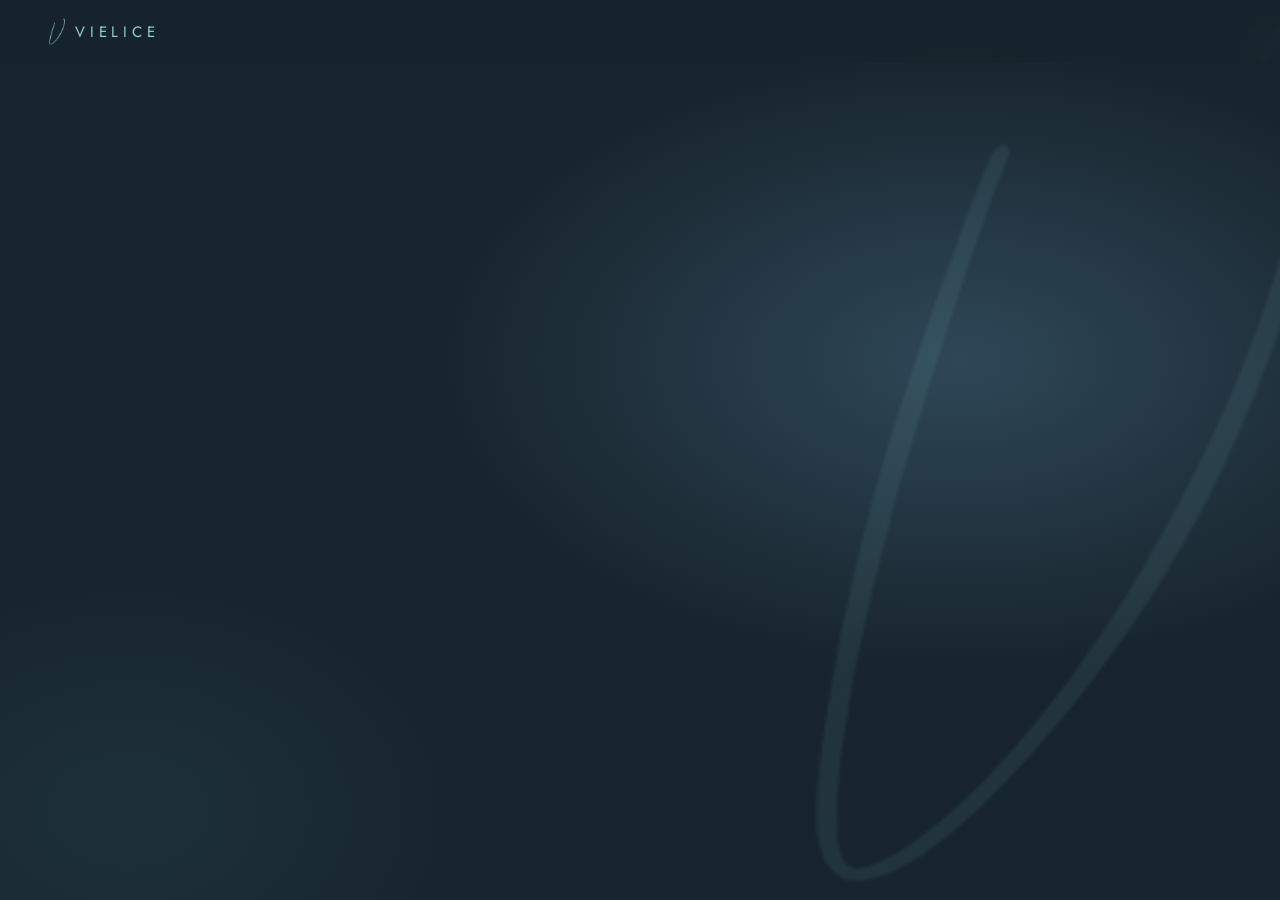
<file: index.html>
<!doctype html>
<html lang="en">
<head>
  <meta charset="utf-8">
  <meta name="viewport" content="width=device-width, initial-scale=1">
  <title>Vielice</title>
  <meta name="description" content="Vielice — many viewpoints, edited into something new.">
  <meta property="og:title" content="Vielice">
  <meta property="og:description" content="Many viewpoints, edited into something new.">
  <meta property="og:url" content="https://vielice.io/">
  <link rel="icon" type="image/svg+xml" href="assets/favicon.svg">
  <link rel="preconnect" href="https://fonts.googleapis.com">
  <link rel="preconnect" href="https://fonts.gstatic.com" crossorigin>
  <link href="https://fonts.googleapis.com/css2?family=Cormorant+Garamond:ital,wght@1,500&family=Jost:wght@300;400;500&display=swap" rel="stylesheet">
  <link rel="stylesheet" href="styles.css">
</head>
<body>
  <header class="nav">
    <a class="brand" href="#top" aria-label="Vielice home">
      <span class="logo-mark" aria-hidden="true"></span>
      <span class="wordmark">VIELICE</span>
    </a>
    <!-- <a class="btn btn-small" href="mailto:hosung@vielice.io">Contact</a> -->
  </header>

  <main id="top">
    <section class="hero">
      <span class="hero-mark" aria-hidden="true"></span>
      <!--
      <div class="wrap">
        <a class="pill reveal" href="#work"><span class="dot"></span>Now building Soomzam</a>
        <h1 class="reveal">Many viewpoints,<br><em>edited</em> into something new.</h1>
        <p class="lede reveal">We turn data and knowledge into products — by looking at familiar problems from an unfamiliar angle.</p>
        <div class="actions reveal">
          <a class="btn" href="#work">See what we’re building</a>
          <a class="btn btn-ghost" href="mailto:hosung@vielice.io">Get in touch</a>
        </div>
      </div>
      -->
    </section>

    <!--
    <section class="section">
      <div class="wrap">
        <ul class="points">
          <li><span class="num">01</span><h3>Data first</h3><p>Every product starts from real measurement, not assumptions.</p></li>
          <li><span class="num">02</span><h3>Fresh angles</h3><p>We question how everyone else sees a problem.</p></li>
          <li><span class="num">03</span><h3>No borders</h3><p>Not tied to one domain — good editing travels anywhere.</p></li>
        </ul>
      </div>
    </section>

    <section id="work" class="section">
      <div class="wrap">
        <p class="eyebrow">Work</p>
        <article class="product">
          <img class="app-icon" src="assets/soomzam-icon.png" alt="Soomzam app icon" width="112" height="112">
          <div>
            <div class="product-head">
              <h2>Soomzam</h2>
              <span class="badge">Coming soon</span>
            </div>
            <p>A data-driven app for better sleep.</p>
          </div>
        </article>
      </div>
    </section>

    <section class="section cta">
      <div class="wrap">
        <h2>Let’s build something <em>new</em>.</h2>
        <a class="email" href="mailto:hosung@vielice.io">hosung@vielice.io</a>
      </div>
    </section>
    -->
  </main>

  <!--
  <footer class="footer">
    <span>© 2026 Vielice</span>
    <span>vielice.io</span>
  </footer>
  -->
</body>
</html>
</file>
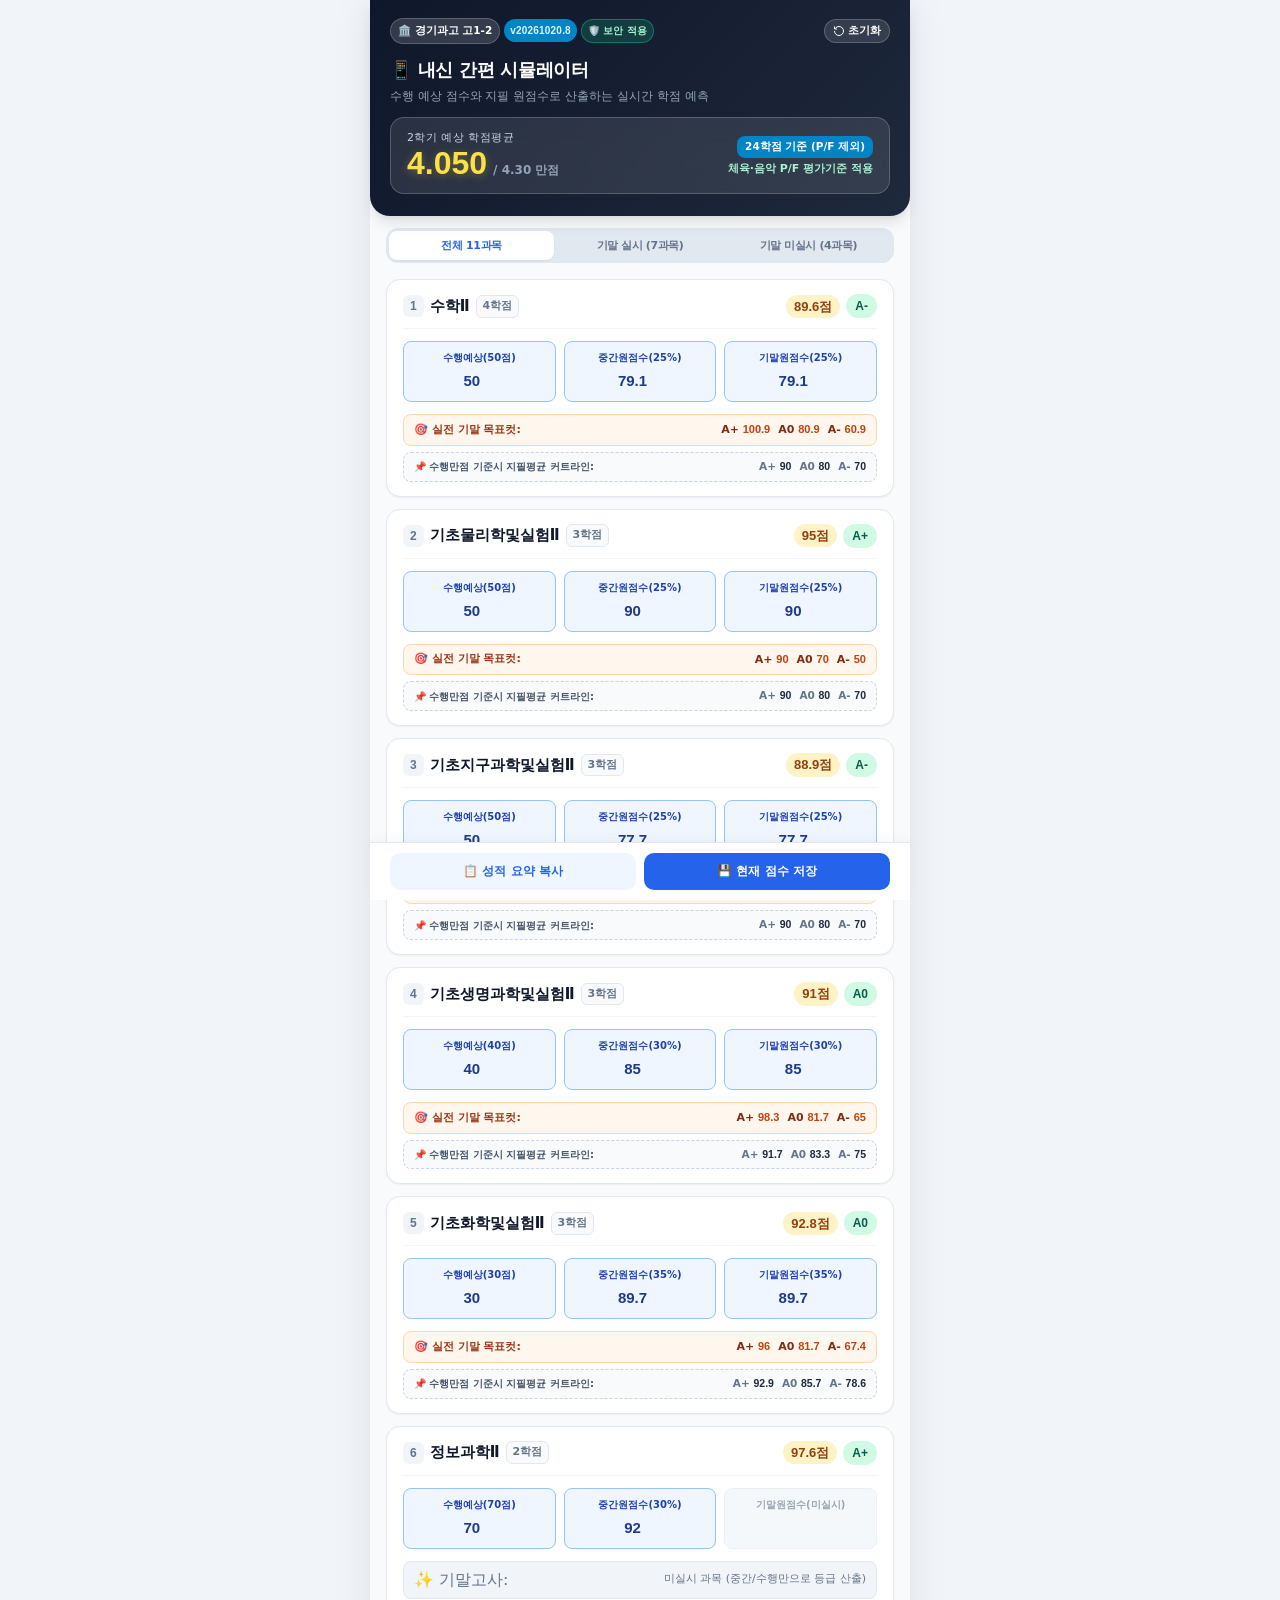
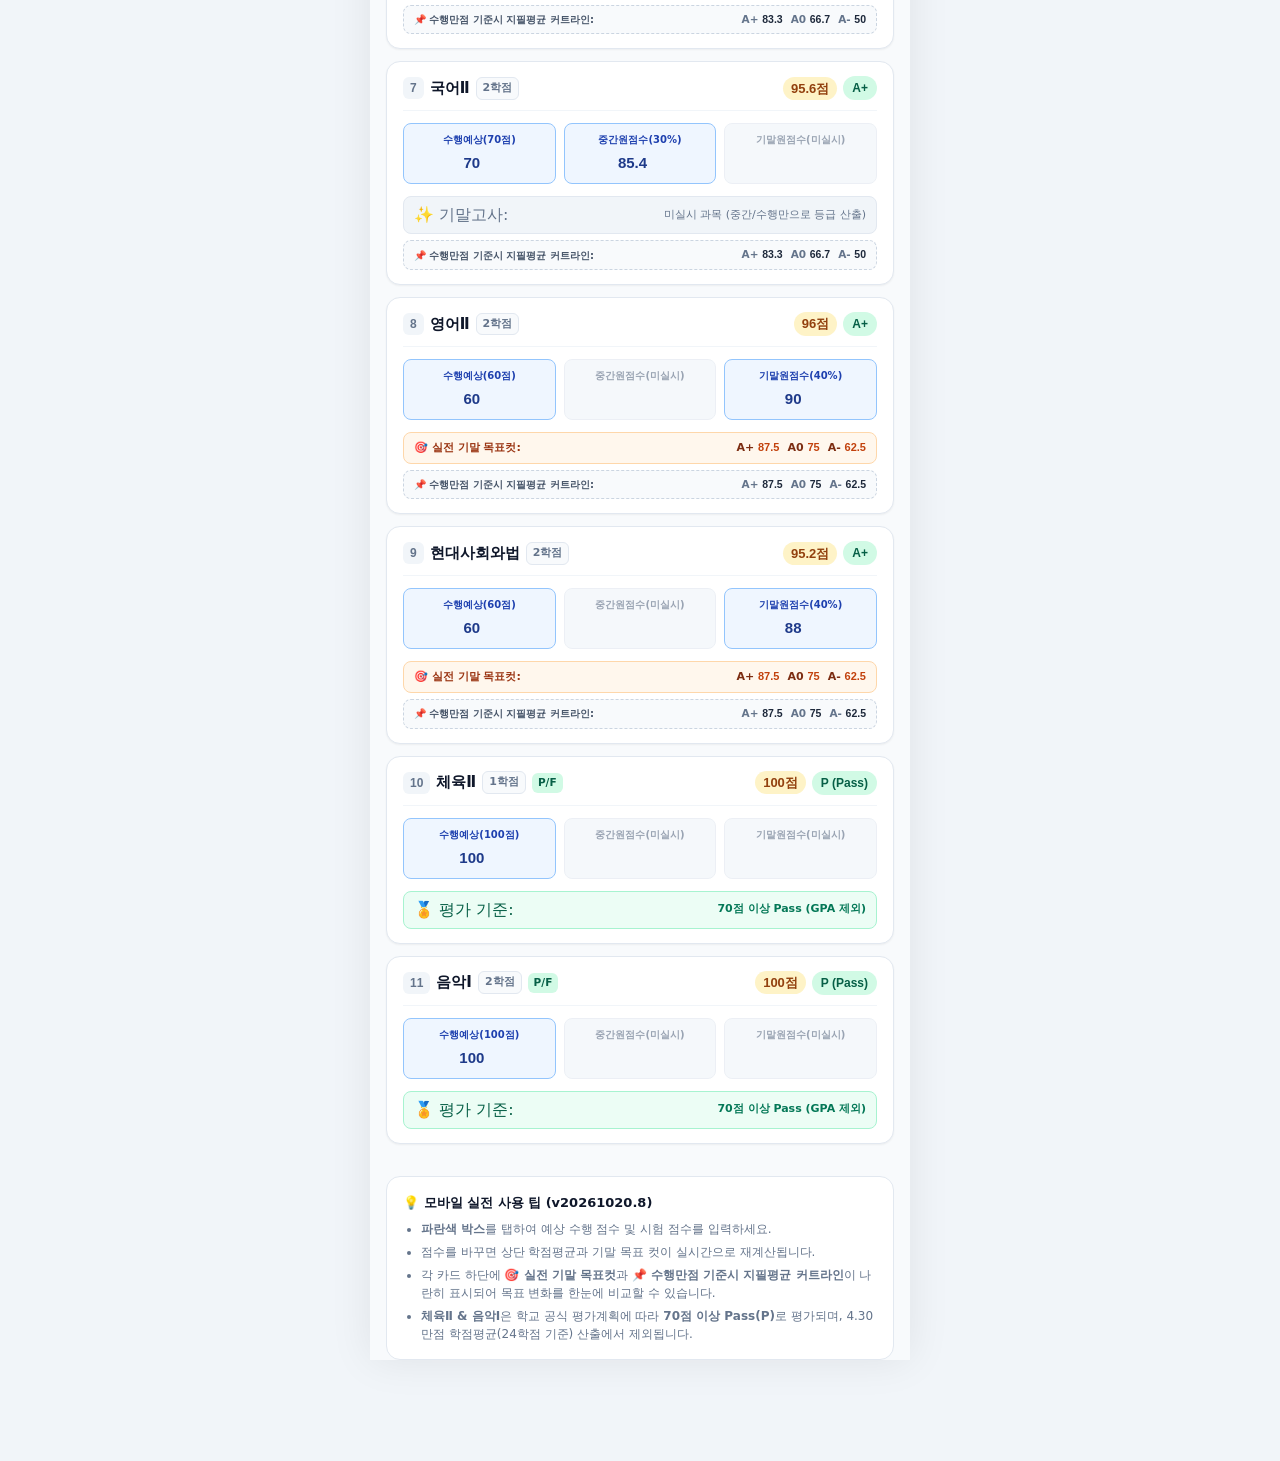
<file: gshs-exam-simul/index.html>
<!DOCTYPE html>
<html lang="ko">
<head>
  <meta charset="UTF-8">
  <meta name="viewport" content="width=device-width, initial-scale=1.0, maximum-scale=1.0, user-scalable=no">
  <title>고1-2 내신 간편 시뮬레이터 (모바일앱 v20261020.8)</title>

  <!-- Security Meta Headers -->
  <meta http-equiv="Content-Security-Policy" content="default-src 'self' 'unsafe-inline' data: https://fonts.googleapis.com https://fonts.gstatic.com; script-src 'self' 'unsafe-inline'; style-src 'self' 'unsafe-inline' https://fonts.googleapis.com; font-src https://fonts.gstatic.com; object-src 'none'; base-uri 'self';">
  <meta name="referrer" content="no-referrer">
  <meta http-equiv="Permissions-Policy" content="camera=(), microphone=(), geolocation=(), payment=()">

  <!-- Open Graph & Social Preview -->
  <meta property="og:type" content="website">
  <meta property="og:title" content="📱 경기과고 고1-2 내신 간편 시뮬레이터 (v20261020.8)">
  <meta property="og:description" content="수행 예상 점수와 지필 원점수로 산출하는 실시간 학점 예측 (체육·음악 P/F 적용)">
  <meta property="og:image" content="고1-2내신시뮬레이션_썸네일.png">
  <meta name="twitter:card" content="summary_large_image">
  <meta name="twitter:title" content="📱 경기과고 고1-2 내신 간편 시뮬레이터 (v20261020.8)">
  <meta name="twitter:description" content="수행 예상 점수와 지필 원점수로 산출하는 실시간 학점 예측 (체육·음악 P/F 적용)">
  <meta name="twitter:image" content="고1-2내신시뮬레이션_썸네일.png">
  <meta name="apple-mobile-web-app-capable" content="yes">
  <meta name="apple-mobile-web-app-title" content="경기과고 내신">
  <meta name="apple-mobile-web-app-status-bar-style" content="black-translucent">

  <!-- Embedded High-Resolution Text App Icon & Favicon -->
  <link rel="icon" type="image/svg+xml" href="data:image/svg+xml,%3Csvg xmlns='http://www.w3.org/2000/svg' viewBox='0 0 100 100'%3E%3Crect width='100' height='100' rx='22' fill='%230F172A'/%3E%3Crect x='4' y='4' width='92' height='92' rx='18' fill='none' stroke='%2338BDF8' stroke-width='3'/%3E%3Ctext x='50' y='42' font-family='sans-serif' font-size='24' font-weight='800' fill='%23FFFFFF' text-anchor='middle'%3EGSHS%3C/text%3E%3Ctext x='50' y='76' font-family='sans-serif' font-size='32' font-weight='900' fill='%23FDE047' text-anchor='middle'%3E1-2%3C/text%3E%3C/svg%3E">
  <link rel="apple-touch-icon" href="icons/apple-touch-icon.png">
  <link rel="manifest" href="manifest.webmanifest">
  <meta name="theme-color" content="#0F172A">

  <!-- Modern Fonts -->
  <link rel="preconnect" href="https://fonts.googleapis.com">
  <link rel="preconnect" href="https://fonts.gstatic.com" crossorigin>
  <link href="https://fonts.googleapis.com/css2?family=Pretendard:wght@400;500;600;700;800&family=Outfit:wght@500;700;800&display=swap" rel="stylesheet">

  <style>
    :root {
      --primary: #2563EB;
      --primary-dark: #1D4ED8;
      --bg-gradient: linear-gradient(135deg, #0F172A 0%, #1E293B 100%);
      --surface: #FFFFFF;
      --surface-subtle: #F8FAFC;
      --border: #E2E8F0;
      --text-main: #0F172A;
      --text-muted: #64748B;
      --gold: #F59E0B;
      --gold-bg: #FEF3C7;
      --green: #10B981;
      --green-bg: #D1FAE5;
      --orange: #F97316;
      --orange-bg: #FFEDD5;
      --blue-bg: #EFF6FF;
      --shadow-sm: 0 1px 2px 0 rgba(0, 0, 0, 0.05);
      --shadow-md: 0 4px 6px -1px rgba(0, 0, 0, 0.1), 0 2px 4px -1px rgba(0, 0, 0, 0.06);
      --shadow-lg: 0 10px 15px -3px rgba(0, 0, 0, 0.1), 0 4px 6px -2px rgba(0, 0, 0, 0.05);
      --radius-sm: 8px;
      --radius-md: 14px;
      --radius-lg: 20px;
    }

    * {
      box-sizing: border-box;
      margin: 0;
      padding: 0;
      font-family: 'Pretendard', -apple-system, BlinkMacSystemFont, system-ui, Roboto, sans-serif;
      -webkit-tap-highlight-color: transparent;
    }

    /* Client Protection: Text selection and drag disabled except inputs */
    body {
      background-color: #F1F5F9;
      color: var(--text-main);
      padding-bottom: 85px;
      line-height: 1.5;
      -webkit-touch-callout: none;
      -webkit-user-select: none;
      -khtml-user-select: none;
      -moz-user-select: none;
      -ms-user-select: none;
      user-select: none;
    }

    input, select, textarea {
      -webkit-user-select: auto;
      user-select: auto;
    }

    /* Mobile Container */
    .app-container {
      max-width: 540px;
      margin: 0 auto;
      background: #F8FAFC;
      min-height: 100vh;
      position: relative;
      box-shadow: 0 0 40px rgba(0,0,0,0.08);
    }

    /* Sticky App Header */
    .app-header {
      background: var(--bg-gradient);
      color: white;
      padding: 18px 20px 22px;
      border-radius: 0 0 var(--radius-lg) var(--radius-lg);
      box-shadow: var(--shadow-lg);
      position: sticky;
      top: 0;
      z-index: 100;
    }

    .header-top {
      display: flex;
      justify-content: space-between;
      align-items: center;
      margin-bottom: 12px;
      gap: 6px;
    }

    .header-badges {
      display: flex;
      align-items: center;
      gap: 4px;
      flex-wrap: nowrap;
      flex: 1;
      min-width: 0;
    }

    .badge-school {
      background: rgba(255, 255, 255, 0.15);
      backdrop-filter: blur(8px);
      padding: 4px 7px;
      border-radius: 20px;
      font-size: 10.5px;
      font-weight: 600;
      display: inline-flex;
      align-items: center;
      gap: 3px;
      border: 1px solid rgba(255, 255, 255, 0.2);
      white-space: nowrap;
      flex-shrink: 0;
    }

    .badge-version {
      background: #0284C7;
      color: #E0F2FE;
      padding: 4px 6px;
      border-radius: 12px;
      font-size: 10px;
      font-weight: 700;
      font-family: 'Outfit', sans-serif;
      letter-spacing: 0.2px;
      white-space: nowrap;
      flex-shrink: 0;
    }

    .badge-security {
      background: rgba(16, 185, 129, 0.2);
      border: 1px solid rgba(16, 185, 129, 0.5);
      color: #A7F3D0;
      padding: 4px 6px;
      border-radius: 12px;
      font-size: 10px;
      font-weight: 700;
      cursor: pointer;
      display: inline-flex;
      align-items: center;
      gap: 2px;
      transition: all 0.2s;
      white-space: nowrap;
      flex-shrink: 0;
    }
    .badge-security:active {
      transform: scale(0.96);
      background: rgba(16, 185, 129, 0.35);
    }

    .btn-reset {
      background: rgba(255, 255, 255, 0.12);
      border: 1px solid rgba(255, 255, 255, 0.2);
      color: white;
      padding: 4px 8px;
      border-radius: 14px;
      font-size: 10.5px;
      font-weight: 600;
      cursor: pointer;
      display: flex;
      align-items: center;
      gap: 3px;
      transition: all 0.2s;
      white-space: nowrap;
      flex-shrink: 0;
    }
    .btn-reset:active {
      transform: scale(0.95);
      background: rgba(255, 255, 255, 0.25);
    }

    .app-title {
      font-size: 18px;
      font-weight: 800;
      letter-spacing: -0.3px;
      margin-bottom: 4px;
      display: flex;
      align-items: center;
      gap: 6px;
    }

    .app-sub {
      font-size: 12px;
      color: #94A3B8;
      margin-bottom: 12px;
    }

    /* GPA KPI Card */
    .gpa-card {
      background: rgba(255, 255, 255, 0.1);
      backdrop-filter: blur(12px);
      border: 1px solid rgba(255, 255, 255, 0.2);
      border-radius: var(--radius-md);
      padding: 12px 16px;
      display: flex;
      justify-content: space-between;
      align-items: center;
    }

    .gpa-info-left {
      display: flex;
      flex-direction: column;
    }

    .gpa-label {
      font-size: 11px;
      color: #CBD5E1;
      font-weight: 500;
      text-transform: uppercase;
      letter-spacing: 0.5px;
    }

    .gpa-value-wrap {
      display: flex;
      align-items: baseline;
      gap: 6px;
    }

    .gpa-number {
      font-family: 'Outfit', sans-serif;
      font-size: 32px;
      font-weight: 800;
      color: #FDE047;
      text-shadow: 0 2px 10px rgba(253, 224, 71, 0.3);
      line-height: 1.1;
    }

    .gpa-scale {
      font-size: 12px;
      color: #94A3B8;
      font-weight: 600;
    }

    .gpa-badge-right {
      text-align: right;
    }

    .credits-tag {
      background: #0284C7;
      color: white;
      font-size: 10.5px;
      font-weight: 700;
      padding: 3px 8px;
      border-radius: 8px;
      display: inline-block;
      margin-bottom: 3px;
    }

    .status-text {
      font-size: 11px;
      color: #A7F3D0;
      font-weight: 600;
    }

    /* Tab navigation */
    .tab-bar {
      display: flex;
      background: #E2E8F0;
      padding: 3px;
      margin: 12px 16px 10px;
      border-radius: 12px;
      gap: 3px;
    }

    .tab-btn {
      flex: 1;
      padding: 7px 3px;
      border: none;
      background: transparent;
      font-size: 11px;
      font-weight: 600;
      color: var(--text-muted);
      border-radius: 8px;
      cursor: pointer;
      transition: all 0.2s;
      white-space: nowrap;
      text-align: center;
      letter-spacing: -0.4px;
    }

    .tab-btn.active {
      background: white;
      color: var(--primary);
      box-shadow: var(--shadow-sm);
    }

    /* Cards Layout */
    .cards-wrap {
      padding: 6px 16px 16px;
      display: flex;
      flex-direction: column;
      gap: 12px;
    }

    .course-card {
      background: var(--surface);
      border-radius: var(--radius-md);
      border: 1px solid var(--border);
      padding: 14px 16px;
      box-shadow: var(--shadow-sm);
      transition: transform 0.15s, box-shadow 0.15s;
    }
    .course-card:hover {
      box-shadow: var(--shadow-md);
    }

    .card-header {
      display: flex;
      justify-content: space-between;
      align-items: center;
      margin-bottom: 12px;
      padding-bottom: 10px;
      border-bottom: 1px solid #F1F5F9;
    }

    .course-title-wrap {
      display: flex;
      align-items: center;
      gap: 6px;
    }

    .course-no {
      font-family: 'Outfit', sans-serif;
      font-size: 12px;
      font-weight: 700;
      background: #F1F5F9;
      color: #64748B;
      padding: 2px 7px;
      border-radius: 6px;
    }

    .course-name {
      font-size: 15px;
      font-weight: 700;
      color: var(--text-main);
    }

    .course-credit {
      font-size: 11px;
      color: #64748B;
      font-weight: 600;
      background: #F8FAFC;
      padding: 2px 6px;
      border-radius: 6px;
      border: 1px solid #E2E8F0;
    }

    .pf-tag {
      background: #D1FAE5;
      color: #065F46;
      font-size: 10.5px;
      font-weight: 700;
      padding: 2px 6px;
      border-radius: 6px;
    }

    .score-summary {
      display: flex;
      align-items: center;
      gap: 6px;
    }

    .total-score-pill {
      font-size: 13px;
      font-weight: 700;
      color: #92400E;
      background: #FEF3C7;
      padding: 2px 8px;
      border-radius: 12px;
      font-family: 'Outfit', sans-serif;
    }

    .grade-badge {
      font-size: 12px;
      font-weight: 800;
      padding: 3px 9px;
      border-radius: 12px;
      font-family: 'Outfit', sans-serif;
    }

    /* 3-Column Input Grid */
    .inputs-grid {
      display: grid;
      grid-template-columns: repeat(3, 1fr);
      gap: 8px;
      margin-bottom: 12px;
    }

    .input-box {
      background: #F8FAFC;
      border: 1px solid var(--border);
      border-radius: var(--radius-sm);
      padding: 8px 6px;
      text-align: center;
      transition: all 0.2s;
    }

    .input-box.editable {
      background: #EFF6FF;
      border: 1.5px solid #93C5FD;
    }
    .input-box.editable:focus-within {
      border-color: #2563EB;
      box-shadow: 0 0 0 2px rgba(37, 99, 235, 0.15);
      background: #FFFFFF;
    }

    .input-box.disabled {
      background: #F1F5F9;
      opacity: 0.65;
    }

    .input-label {
      font-size: 10px;
      font-weight: 600;
      color: var(--text-muted);
      margin-bottom: 4px;
      display: block;
    }

    .input-box.editable .input-label {
      color: #1E40AF;
    }

    .score-input {
      width: 100%;
      border: none;
      background: transparent;
      text-align: center;
      font-size: 15px;
      font-weight: 700;
      color: #1E3A8A;
      font-family: 'Outfit', sans-serif;
      outline: none;
    }

    .score-input:disabled {
      color: #94A3B8;
      font-size: 13px;
    }

    /* Dual Cutoffs Stack */
    .cutoffs-stack {
      display: flex;
      flex-direction: column;
      gap: 6px;
    }

    .cutoffs-bar {
      border-radius: var(--radius-sm);
      padding: 6px 10px;
      display: flex;
      justify-content: space-between;
      align-items: center;
    }

    /* Bar 1: 실전 기말 목표컷 (살구 피치 테마) */
    .cutoffs-bar.actual {
      background: #FFF7ED;
      border: 1px solid #FED7AA;
    }
    .cutoffs-bar.actual .cutoffs-title {
      font-size: 11px;
      font-weight: 700;
      color: #9A3412;
      display: flex;
      align-items: center;
      gap: 4px;
    }
    .cutoffs-bar.actual .cut-tag {
      font-size: 11px;
      color: #7C2D12;
      font-weight: 600;
    }
    .cutoffs-bar.actual .cut-val {
      font-weight: 800;
      color: #C2410C;
      font-family: 'Outfit', sans-serif;
    }

    /* Bar 2: 수행만점 기준 지필평균 커트라인 (I~K열 - 차분한 슬레이트 블루 테마) */
    .cutoffs-bar.baseline {
      background: #F8FAFC;
      border: 1px dashed #CBD5E1;
    }
    .cutoffs-bar.baseline .cutoffs-title {
      font-size: 10px;
      font-weight: 600;
      color: #475569;
      display: flex;
      align-items: center;
      gap: 4px;
    }
    .cutoffs-bar.baseline .cut-tag-base {
      font-size: 10.5px;
      color: #64748B;
      font-weight: 600;
    }
    .cutoffs-bar.baseline .cut-val-base {
      font-weight: 700;
      color: #1E293B;
      font-family: 'Outfit', sans-serif;
    }

    .cutoffs-bar.pf {
      background: #ECFDF5;
      border: 1px solid #A7F3D0;
    }

    .cutoffs-bar.disabled {
      background: #F1F5F9;
      border: 1px solid #E2E8F0;
    }

    .cutoffs-values {
      display: flex;
      gap: 8px;
    }

    /* Quick Guide Box */
    .quick-guide {
      margin: 16px;
      background: white;
      border-radius: var(--radius-md);
      padding: 16px;
      border: 1px solid var(--border);
      font-size: 12px;
      color: var(--text-muted);
    }
    .quick-guide h4 {
      font-size: 13px;
      color: var(--text-main);
      margin-bottom: 8px;
      display: flex;
      align-items: center;
      gap: 6px;
    }
    .quick-guide ul {
      padding-left: 18px;
      display: flex;
      flex-direction: column;
      gap: 5px;
    }

    /* Bottom Floating Action Bar */
    .bottom-bar {
      position: fixed;
      bottom: 0;
      left: 0;
      right: 0;
      background: white;
      border-top: 1px solid var(--border);
      padding: 10px 16px;
      display: flex;
      justify-content: space-around;
      max-width: 540px;
      margin: 0 auto;
      z-index: 99;
      box-shadow: 0 -4px 10px rgba(0,0,0,0.03);
    }

    .btn-action {
      flex: 1;
      margin: 0 4px;
      padding: 10px;
      border: none;
      border-radius: 10px;
      font-size: 12px;
      font-weight: 700;
      cursor: pointer;
      display: flex;
      align-items: center;
      justify-content: center;
      gap: 6px;
      transition: all 0.2s;
    }

    .btn-share {
      background: #EFF6FF;
      color: var(--primary);
    }
    .btn-save {
      background: var(--primary);
      color: white;
    }

    /* Toast Notification */
    .toast {
      position: fixed;
      bottom: 72px;
      left: 50%;
      transform: translateX(-50%) translateY(100px);
      background: #0F172A;
      color: white;
      padding: 10px 18px;
      border-radius: 20px;
      font-size: 12px;
      font-weight: 600;
      opacity: 0;
      transition: all 0.3s cubic-bezier(0.16, 1, 0.3, 1);
      z-index: 200;
      pointer-events: none;
      box-shadow: var(--shadow-lg);
      text-align: center;
      white-space: nowrap;
    }
    .toast.show {
      transform: translateX(-50%) translateY(0);
      opacity: 1;
    }

    /* Security Modal */
    .modal-overlay {
      position: fixed;
      inset: 0;
      background: rgba(15, 23, 42, 0.6);
      backdrop-filter: blur(4px);
      display: none;
      justify-content: center;
      align-items: center;
      z-index: 500;
      padding: 20px;
    }
    .modal-overlay.open {
      display: flex;
    }
    .modal-card {
      background: white;
      border-radius: var(--radius-lg);
      width: 100%;
      max-width: 440px;
      padding: 24px;
      box-shadow: var(--shadow-lg);
      animation: modalUp 0.25s ease-out;
    }
    @keyframes modalUp {
      from { transform: translateY(20px); opacity: 0; }
      to { transform: translateY(0); opacity: 1; }
    }
    .modal-header {
      display: flex;
      justify-content: space-between;
      align-items: center;
      margin-bottom: 16px;
    }
    .modal-title {
      font-size: 16px;
      font-weight: 800;
      color: var(--text-main);
      display: flex;
      align-items: center;
      gap: 6px;
    }
    .modal-close {
      background: none;
      border: none;
      font-size: 20px;
      color: #94A3B8;
      cursor: pointer;
    }
    .security-list {
      display: flex;
      flex-direction: column;
      gap: 10px;
      font-size: 12px;
      color: #334155;
    }
    .sec-item {
      background: #F8FAFC;
      border: 1px solid #E2E8F0;
      padding: 10px 12px;
      border-radius: 10px;
    }
    .sec-item-title {
      font-weight: 700;
      color: #1E293B;
      margin-bottom: 3px;
      display: flex;
      align-items: center;
      gap: 5px;
    }
    .sec-item-desc {
      font-size: 11px;
      color: #64748B;
      line-height: 1.4;
    }
  </style>
</head>
<body oncontextmenu="return false;" ondragstart="return false;" onselectstart="return event.target.tagName==='INPUT'">

<div class="app-container">
  <!-- Sticky App Header -->
  <header class="app-header">
    <div class="header-top">
      <div class="header-badges">
        <span class="badge-school">🏛️ 경기과고 고1-2</span>
        <span class="badge-version">v20261020.8</span>
        <button class="badge-security" onclick="openSecurityModal()">🛡️ 보안 적용</button>
      </div>
      <button class="btn-reset" onclick="resetDefaults()">
        <svg width="12" height="12" viewBox="0 0 24 24" fill="none" stroke="currentColor" stroke-width="2"><path d="M3 12a9 9 0 1 0 9-9 9.75 9.75 0 0 0-6.74 2.74L3 8"/><path d="M3 3v5h5"/></svg>
        초기화
      </button>
    </div>

    <h1 class="app-title">📱 내신 간편 시뮬레이터</h1>
    <p class="app-sub">수행 예상 점수와 지필 원점수로 산출하는 실시간 학점 예측</p>

    <!-- GPA KPI Card -->
    <div class="gpa-card">
      <div class="gpa-info-left">
        <span class="gpa-label">2학기 예상 학점평균</span>
        <div class="gpa-value-wrap">
          <span class="gpa-number" id="headerGpa">4.050</span>
          <span class="gpa-scale">/ 4.30 만점</span>
        </div>
      </div>
      <div class="gpa-badge-right">
        <span class="credits-tag">24학점 기준 (P/F 제외)</span>
        <div class="status-text" id="gpaStatusText">체육·음악 P/F 평가기준 적용</div>
      </div>
    </div>
  </header>

  <!-- Navigation Tab Bar -->
  <div class="tab-bar">
    <button class="tab-btn active" onclick="switchTab('all')">전체 11과목</button>
    <button class="tab-btn" onclick="switchTab('written')">기말 실시 (7과목)</button>
    <button class="tab-btn" onclick="switchTab('nonwritten')">기말 미실시 (4과목)</button>
  </div>

  <!-- Course Cards List -->
  <main class="cards-wrap" id="coursesList">
    <!-- Dynamically rendered by JS -->
  </main>

  <!-- Quick Guide Box -->
  <div class="quick-guide">
    <h4>💡 모바일 실전 사용 팁 (v20261020.8)</h4>
    <ul>
      <li><strong>파란색 박스</strong>를 탭하여 예상 수행 점수 및 시험 점수를 입력하세요.</li>
      <li>점수를 바꾸면 상단 학점평균과 기말 목표 컷이 실시간으로 재계산됩니다.</li>
      <li>각 카드 하단에 <strong>🎯 실전 기말 목표컷</strong>과 <strong>📌 수행만점 기준시 지필평균 커트라인</strong>이 나란히 표시되어 목표 변화를 한눈에 비교할 수 있습니다.</li>
      <li><strong>체육Ⅱ & 음악Ⅰ</strong>은 학교 공식 평가계획에 따라 <strong>70점 이상 Pass(P)</strong>로 평가되며, 4.30 만점 학점평균(24학점 기준) 산출에서 제외됩니다.</li>
    </ul>
  </div>

  <!-- Bottom Floating Bar -->
  <div class="bottom-bar">
    <button class="btn-action btn-share" onclick="copyShareText()">
      📋 성적 요약 복사
    </button>
    <button class="btn-action btn-save" onclick="saveToLocal()">
      💾 현재 점수 저장
    </button>
  </div>
</div>

<!-- Toast -->
<div class="toast" id="toast">알림 메시지</div>

<!-- Security Modal Dialog -->
<div class="modal-overlay" id="secModal" onclick="closeSecurityModal(event)">
  <div class="modal-card" onclick="event.stopPropagation()">
    <div class="modal-header">
      <div class="modal-title">
        <span>🛡️ 웹앱 보안 처리 완료 내역</span>
      </div>
      <button class="modal-close" onclick="closeSecurityModal()">&times;</button>
    </div>
    <div class="security-list">
      <div class="sec-item">
        <div class="sec-item-title">🔒 1. CSP (Content Security Policy) 보호</div>
        <div class="sec-item-desc">외부 비인가 스크립트 실행, iframe 하이재킹 및 데이터 탈취를 브라우저 엔진 레벨에서 원천 차단합니다.</div>
      </div>
      <div class="sec-item">
        <div class="sec-item-title">🚫 2. 소스보기 및 개발자도구 봉쇄</div>
        <div class="sec-item-desc">우클릭 금지, 드래그 방지, F12, Ctrl+U, Ctrl+Shift+I, Mac단축키 등을 차단하여 수식 및 코드를 보호합니다.</div>
      </div>
      <div class="sec-item">
        <div class="sec-item-title">🛡️ 3. 입력값 정제 및 XSS 인젝션 방어</div>
        <div class="sec-item-desc">모든 점수 입력값은 엄격한 수치 검증(0~150점 범위 클램핑)을 거치며 DOM 렌더링 시 안전한 텍스트 바인딩을 적용합니다.</div>
      </div>
      <div class="sec-item">
        <div class="sec-item-title">💾 4. 온디바이스(On-Device) 로컬 처리</div>
        <div class="sec-item-desc">학생의 성적 데이터는 외부 서버나 분석 툴로 전송되지 않으며, 사용자 기기 내부(Local Storage)에서만 독립 연산됩니다.</div>
      </div>
      <div class="sec-item">
        <div class="sec-item-title">📦 5. 스토리지 무결성 및 버전 격리</div>
        <div class="sec-item-desc">v7 독립 키(gshs_gpa_state_v7)로 네임스페이스를 분리하여 오염된 외부 스크립트의 데이터 간섭을 방지합니다.</div>
      </div>
    </div>
  </div>
</div>

<script>
  // Security 1: Comprehensive Anti-Inspection & DevTools Prevention
  document.addEventListener('keydown', function(e) {
    // F12
    if (e.key === 'F12' || e.keyCode === 123) {
      e.preventDefault();
      showToast('🔒 개발자 도구(F12) 접근이 제한되어 있습니다.');
      return false;
    }
    // Ctrl+U / Cmd+U (View Source)
    if ((e.ctrlKey || e.metaKey) && (e.key === 'u' || e.key === 'U' || e.keyCode === 85)) {
      e.preventDefault();
      showToast('🔒 페이지 소스 보기가 제한되어 있습니다.');
      return false;
    }
    // Ctrl+Shift+I/J/C or Cmd+Opt+I/J/C (DevTools)
    if (((e.ctrlKey && e.shiftKey) || (e.metaKey && e.altKey)) && 
        (e.key === 'I' || e.key === 'i' || e.key === 'J' || e.key === 'j' || e.key === 'C' || e.key === 'c' ||
         e.keyCode === 73 || e.keyCode === 74 || e.keyCode === 67)) {
      e.preventDefault();
      showToast('🔒 개발자 도구 단축키가 제한되어 있습니다.');
      return false;
    }
    // Ctrl+S / Cmd+S (Save Page)
    if ((e.ctrlKey || e.metaKey) && (e.key === 's' || e.key === 'S' || e.keyCode === 83)) {
      e.preventDefault();
      return false;
    }
  });

  // Security 2: Console Tamper Warning Banner
  console.log('%c⚠️ 경기과학고 내신 시뮬레이터 보안 안내', 'color:#2563EB; font-size:16px; font-weight:800;');
  console.log('%c본 웹 애플리케이션의 소스 코드 및 평가 수식 무단 변조를 방지하기 위해 보안 보호가 적용되어 있습니다.', 'color:#64748B; font-size:12px;');

  // 11 Official Course Definitions with P/F rules, v3 Baseline Raw Scores & I~K Baseline Cutoffs
  const COURSES = [
    { id: 1, name: "수학Ⅱ", credit: 4, isPf: false, perfMax: 50, midRatio: 0.25, finRatio: 0.25, defPerf: 50.0, defMid: 79.1, defFin: 79.1, baseAp: 90.0, baseA0: 80.0, baseAm: 70.0 },
    { id: 2, name: "기초물리학및실험Ⅱ", credit: 3, isPf: false, perfMax: 50, midRatio: 0.25, finRatio: 0.25, defPerf: 50.0, defMid: 90.0, defFin: 90.0, baseAp: 90.0, baseA0: 80.0, baseAm: 70.0 },
    { id: 3, name: "기초지구과학및실험Ⅱ", credit: 3, isPf: false, perfMax: 50, midRatio: 0.25, finRatio: 0.25, defPerf: 50.0, defMid: 77.7, defFin: 77.7, baseAp: 90.0, baseA0: 80.0, baseAm: 70.0 },
    { id: 4, name: "기초생명과학및실험Ⅱ", credit: 3, isPf: false, perfMax: 40, midRatio: 0.30, finRatio: 0.30, defPerf: 40.0, defMid: 85.0, defFin: 85.0, baseAp: 91.7, baseA0: 83.3, baseAm: 75.0 },
    { id: 5, name: "기초화학및실험Ⅱ", credit: 3, isPf: false, perfMax: 30, midRatio: 0.35, finRatio: 0.35, defPerf: 30.0, defMid: 89.7, defFin: 89.7, baseAp: 92.9, baseA0: 85.7, baseAm: 78.6 },
    { id: 6, name: "정보과학Ⅱ", credit: 2, isPf: false, perfMax: 70, midRatio: 0.30, finRatio: 0.00, defPerf: 70.0, defMid: 92.0, defFin: null, baseAp: 83.3, baseA0: 66.7, baseAm: 50.0 },
    { id: 7, name: "국어Ⅱ", credit: 2, isPf: false, perfMax: 70, midRatio: 0.30, finRatio: 0.00, defPerf: 70.0, defMid: 85.4, defFin: null, baseAp: 83.3, baseA0: 66.7, baseAm: 50.0 },
    { id: 8, name: "영어Ⅱ", credit: 2, isPf: false, perfMax: 60, midRatio: 0.00, finRatio: 0.40, defPerf: 60.0, defMid: null, defFin: 90.0, baseAp: 87.5, baseA0: 75.0, baseAm: 62.5 },
    { id: 9, name: "현대사회와법", credit: 2, isPf: false, perfMax: 60, midRatio: 0.00, finRatio: 0.40, defPerf: 60.0, defMid: null, defFin: 88.0, baseAp: 87.5, baseA0: 75.0, baseAm: 62.5 },
    { id: 10, name: "체육Ⅱ", credit: 1, isPf: true, perfMax: 100, midRatio: 0.00, finRatio: 0.00, defPerf: 100.0, defMid: null, defFin: null, baseAp: "-", baseA0: "-", baseAm: "-" },
    { id: 11, name: "음악Ⅰ", credit: 2, isPf: true, perfMax: 100, midRatio: 0.00, finRatio: 0.00, defPerf: 100.0, defMid: null, defFin: null, baseAp: "-", baseA0: "-", baseAm: "-" }
  ];

  // State
  let state = {};
  let currentTab = 'all';

  // Security 3: Safe LocalStorage parsing & Integrity check
  function initData() {
    const saved = localStorage.getItem('gshs_gpa_state_v8');
    if (saved) {
      try {
        const parsed = JSON.parse(saved);
        if (typeof parsed === 'object' && parsed !== null) {
          let isValid = true;
          COURSES.forEach(c => {
            if (!parsed[c.id] || typeof parsed[c.id] !== 'object') isValid = false;
          });
          if (isValid) {
            state = parsed;
            return;
          }
        }
      } catch (e) {
        console.warn('Storage parse fallback to defaults');
      }
    }
    resetToDefaultsState();
  }

  function resetToDefaultsState() {
    state = {};
    COURSES.forEach(c => {
      state[c.id] = {
        perf: c.defPerf,
        mid: c.defMid,
        fin: c.defFin
      };
    });
  }

  function resetDefaults() {
    if (confirm("모든 과목 점수를 기본 설정값으로 초기화하시겠습니까?")) {
      resetToDefaultsState();
      localStorage.removeItem('gshs_gpa_state_v8');
      render();
      showToast("모든 과목 점수가 기본값으로 초기화되었습니다.");
    }
  }

  function saveToLocal() {
    try {
      localStorage.setItem('gshs_gpa_state_v8', JSON.stringify(state));
      showToast("💾 브라우저에 안전하게 저장되었습니다!");
    } catch (e) {
      showToast("저장 실패 (로컬 스토리지 공간 또는 권한 확인)");
    }
  }

  function calcCourse(c) {
    const s = state[c.id];
    const perf = Number(s.perf) || 0;
    const mid = s.mid !== null && s.mid !== "" ? Number(s.mid) : 0;
    const fin = s.fin !== null && s.fin !== "" ? Number(s.fin) : 0;

    let rawTotal = perf;
    if (c.midRatio > 0 && s.mid !== null && s.mid !== "") {
      rawTotal += mid * c.midRatio;
    }
    if (c.finRatio > 0 && s.fin !== null && s.fin !== "") {
      rawTotal += fin * c.finRatio;
    }
    
    // 1. 합산 점수 산출 (소수 첫째자리)
    const total = Math.round((rawTotal + 1e-9) * 10) / 10;

    // 2. 성취도 및 평점 판정 (엄격한 커트라인 적용, 반올림 상향 절대 없음)
    let grade = "F";
    let gp = 0.0;
    if (c.isPf) {
      grade = total >= 70 ? "P" : "F";
      gp = 0.0;
    } else {
      if (total >= 95) { grade = "A+"; gp = 4.3; }
      else if (total >= 90) { grade = "A0"; gp = 4.0; }
      else if (total >= 85) { grade = "A-"; gp = 3.7; }
      else if (total >= 80) { grade = "B+"; gp = 3.3; }
      else if (total >= 75) { grade = "B0"; gp = 3.0; }
      else if (total >= 70) { grade = "B-"; gp = 2.7; }
      else if (total >= 65) { grade = "C+"; gp = 2.3; }
      else if (total >= 60) { grade = "C0"; gp = 2.0; }
      else { grade = "F"; gp = 0.0; }
    }

    // Final exam cutoffs
    let cutAp = "-", cutA0 = "-", cutAm = "-";
    if (c.isPf) {
      cutAp = "P/F";
      cutA0 = "P/F";
      cutAm = "P/F";
    } else if (c.finRatio > 0) {
      let currentBase = perf;
      if (c.midRatio > 0) currentBase += mid * c.midRatio;
      cutAp = Math.round((((95 - currentBase) / c.finRatio) + 1e-9) * 10) / 10;
      cutA0 = Math.round((((90 - currentBase) / c.finRatio) + 1e-9) * 10) / 10;
      cutAm = Math.round((((85 - currentBase) / c.finRatio) + 1e-9) * 10) / 10;
    } else {
      cutAp = "미실시";
      cutA0 = "미실시";
      cutAm = "미실시";
    }

    return { total, grade, gp, cutAp, cutA0, cutAm };
  }

  function calcTotalGPA() {
    let totalWeightedGp = 0;
    let totalCredits = 0;
    COURSES.forEach(c => {
      if (c.isPf) return; // P/F 과목은 GPA 산출에서 제외
      const { gp } = calcCourse(c);
      totalWeightedGp += gp * c.credit;
      totalCredits += c.credit;
    });
    if (totalCredits === 0) return { gpa: "0.000", gpaNum: 0 };
    
    const rawGpa = totalWeightedGp / totalCredits;
    // 소수 셋째자리까지 확정
    const gpaNum = Math.round((rawGpa + 1e-9) * 1000) / 1000;
    const gpa = gpaNum.toFixed(3);

    return { gpa, gpaNum };
  }

  // Security 4: Input Sanitization & Clamping
  function onScoreChange(courseId, field, value) {
    if (value === "") {
      state[courseId][field] = "";
    } else {
      let num = parseFloat(value);
      if (isNaN(num) || !isFinite(num)) {
        num = 0;
      }
      if (num < 0) num = 0;
      if (num > 150) num = 150;
      state[courseId][field] = Math.round((num + 1e-9) * 10) / 10;
    }
    updateLiveDisplays();
  }

  function updateLiveDisplays() {
    const gpaResult = calcTotalGPA();
    document.getElementById('headerGpa').innerText = gpaResult.gpa;

    COURSES.forEach(c => {
      const calc = calcCourse(c);
      const totalEl = document.getElementById(`total-${c.id}`);
      const gradeEl = document.getElementById(`grade-${c.id}`);
      const cutApEl = document.getElementById(`cutAp-${c.id}`);
      const cutA0El = document.getElementById(`cutA0-${c.id}`);
      const cutAmEl = document.getElementById(`cutAm-${c.id}`);

      if (totalEl) totalEl.innerText = `${calc.total}점`;
      if (gradeEl) {
        if (c.isPf) {
          gradeEl.innerText = calc.grade === 'P' ? 'P (Pass)' : 'F (Fail)';
          gradeEl.style.background = calc.grade === 'P' ? '#D1FAE5' : '#FEE2E2';
          gradeEl.style.color = calc.grade === 'P' ? '#065F46' : '#991B1B';
        } else {
          gradeEl.innerText = calc.grade;
          gradeEl.style.background = calc.grade.startsWith("A") ? "#D1FAE5" : "#FEF3C7";
          gradeEl.style.color = calc.grade.startsWith("A") ? "#065F46" : "#92400E";
        }
      }
      if (cutApEl) cutApEl.innerText = calc.cutAp;
      if (cutA0El) cutA0El.innerText = calc.cutA0;
      if (cutAmEl) cutAmEl.innerText = calc.cutAm;
    });
  }

  function switchTab(tab) {
    currentTab = tab;
    document.querySelectorAll('.tab-btn').forEach(btn => btn.classList.remove('active'));
    event.target.classList.add('active');
    render();
  }

  function render() {
    const listEl = document.getElementById('coursesList');
    listEl.innerHTML = '';

    const filtered = COURSES.filter(c => {
      if (currentTab === 'written') return c.finRatio > 0;
      if (currentTab === 'nonwritten') return c.finRatio === 0;
      return true;
    });

    filtered.forEach(c => {
      const s = state[c.id];
      const calc = calcCourse(c);

      const hasMid = c.midRatio > 0;
      const hasFin = c.finRatio > 0;

      const card = document.createElement('div');
      card.className = 'course-card';
      card.innerHTML = `
        <div class="card-header">
          <div class="course-title-wrap">
            <span class="course-no">${c.id}</span>
            <span class="course-name">${c.name}</span>
            <span class="course-credit">${c.credit}학점</span>
            ${c.isPf ? '<span class="pf-tag">P/F</span>' : ''}
          </div>
          <div class="score-summary">
            <span class="total-score-pill" id="total-${c.id}">${calc.total}점</span>
            <span class="grade-badge" id="grade-${c.id}">${c.isPf ? (calc.grade === 'P' ? 'P (Pass)' : 'F (Fail)') : calc.grade}</span>
          </div>
        </div>

        <div class="inputs-grid">
          <div class="input-box editable">
            <label class="input-label">수행예상(${c.perfMax}점)</label>
            <input type="number" step="0.1" min="0" max="${c.perfMax}" class="score-input" value="${s.perf}" 
                   oninput="onScoreChange(${c.id}, 'perf', this.value)">
          </div>

          <div class="input-box ${hasMid ? 'editable' : 'disabled'}">
            <label class="input-label">중간원점수(${hasMid ? (c.midRatio*100)+'%' : '미실시'})</label>
            <input type="number" step="0.1" min="0" max="100" class="score-input" value="${hasMid ? (s.mid ?? '') : '-'}" 
                   ${!hasMid ? 'disabled' : ''} 
                   oninput="onScoreChange(${c.id}, 'mid', this.value)">
          </div>

          <div class="input-box ${hasFin ? 'editable' : 'disabled'}">
            <label class="input-label">기말원점수(${hasFin ? (c.finRatio*100)+'%' : '미실시'})</label>
            <input type="number" step="0.1" min="0" max="100" class="score-input" value="${hasFin ? (s.fin ?? '') : '-'}" 
                   ${!hasFin ? 'disabled' : ''} 
                   oninput="onScoreChange(${c.id}, 'fin', this.value)">
          </div>
        </div>

        ${c.isPf ? `
        <div class="cutoffs-bar pf">
          <span class="cutoffs-title" style="color:#065F46;">🏅 평가 기준:</span>
          <span style="font-size:11px; color:#047857; font-weight:600;">70점 이상 Pass (GPA 제외)</span>
        </div>
        ` : `
        <div class="cutoffs-stack">
          ${hasFin ? `
          <div class="cutoffs-bar actual">
            <span class="cutoffs-title">🎯 실전 기말 목표컷:</span>
            <div class="cutoffs-values">
              <span class="cut-tag">A+ <span class="cut-val" id="cutAp-${c.id}">${calc.cutAp}</span></span>
              <span class="cut-tag">A0 <span class="cut-val" id="cutA0-${c.id}">${calc.cutA0}</span></span>
              <span class="cut-tag">A- <span class="cut-val" id="cutAm-${c.id}">${calc.cutAm}</span></span>
            </div>
          </div>
          ` : `
          <div class="cutoffs-bar disabled">
            <span class="cutoffs-title" style="color:#64748B;">✨ 기말고사:</span>
            <span style="font-size:11px; color:#64748B;">미실시 과목 (중간/수행만으로 등급 산출)</span>
          </div>
          `}
          <div class="cutoffs-bar baseline">
            <span class="cutoffs-title" title="1-2_간편시뮬 시트의 I~K열 정보">📌 수행만점 기준시 지필평균 커트라인:</span>
            <div class="cutoffs-values">
              <span class="cut-tag-base">A+ <span class="cut-val-base">${c.baseAp}</span></span>
              <span class="cut-tag-base">A0 <span class="cut-val-base">${c.baseA0}</span></span>
              <span class="cut-tag-base">A- <span class="cut-val-base">${c.baseAm}</span></span>
            </div>
          </div>
        </div>
        `}
      `;
      listEl.appendChild(card);
    });

    updateLiveDisplays();
  }

  function copyShareText() {
    const gpaResult = calcTotalGPA();
    const gpaStr = typeof gpaResult === 'object' ? gpaResult.gpa : gpaResult;
    let text = `📊 [경기과고 고1-2 내신 시뮬레이션 결과 (v20261020.8)]\n⭐ 예상 학점평균 (GPA): ${gpaStr} / 4.30 (체육·음악 P/F 제외 24학점 기준)\n\n`;
    COURSES.forEach(c => {
      const calc = calcCourse(c);
      text += `• ${c.name} (${c.credit}학점): ${calc.total}점 [${calc.grade}]\n`;
    });

    copyToClipboard(text, function(success) {
      if (success) {
        showToast("📋 성적 요약이 클립보드에 복사되었습니다!");
      } else {
        showToast("복사 실패 (텍스트를 직접 길게 눌러 복사해주세요)");
      }
    });
  }

  function copyToClipboard(text, callback) {
    if (navigator.clipboard && window.isSecureContext) {
      navigator.clipboard.writeText(text).then(() => {
        callback(true);
      }).catch(() => {
        fallbackCopy(text, callback);
      });
    } else {
      fallbackCopy(text, callback);
    }
  }

  function fallbackCopy(text, callback) {
    try {
      const textArea = document.createElement("textarea");
      textArea.value = text;
      textArea.style.position = "fixed";
      textArea.style.top = "0";
      textArea.style.left = "0";
      textArea.style.width = "2em";
      textArea.style.height = "2em";
      textArea.style.padding = "0";
      textArea.style.border = "none";
      textArea.style.outline = "none";
      textArea.style.boxShadow = "none";
      textArea.style.background = "transparent";
      document.body.appendChild(textArea);
      textArea.focus();
      textArea.select();
      textArea.setSelectionRange(0, 99999);
      const successful = document.execCommand('copy');
      document.body.removeChild(textArea);
      callback(successful);
    } catch (err) {
      callback(false);
    }
  }

  function showToast(msg) {
    const toast = document.getElementById('toast');
    toast.innerText = msg;
    toast.classList.add('show');
    setTimeout(() => {
      toast.classList.remove('show');
    }, 2400);
  }

  function openSecurityModal() {
    document.getElementById('secModal').classList.add('open');
  }

  function closeSecurityModal(e) {
    if (!e || e.target.id === 'secModal' || e.target.classList.contains('modal-close')) {
      document.getElementById('secModal').classList.remove('open');
    }
  }

  // Initialize
  initData();
  render();

  // PWA: 서비스 워커 등록 (설치 및 오프라인 사용)
  if ('serviceWorker' in navigator) {
    window.addEventListener('load', () => navigator.serviceWorker.register('sw.js'));
  }
  // 저장된 앱 파일이 브라우저 정리로 지워지지 않도록 영구 저장 요청
  if (navigator.storage && navigator.storage.persist) navigator.storage.persist();
</script>

</body>
</html>
</file>
<file: styles.css>
:root {
  /* Brand palette */
  --teal: #8ed4d0;
  --teal-deep: #69c6c1;
  --navy: #2f4858;
  --slate: #416379;
  --ink: #1d2d37;

  --bg: #17242d;
  --surface: #1f303b;
  --line: rgba(142, 212, 208, 0.14);
  --text: #eaf3f2;
  --muted: #93a8b2;

  --serif: "Cormorant Garamond", Georgia, serif;
  --sans: "Jost", "Helvetica Neue", Arial, sans-serif;
}

* { box-sizing: border-box; }

html { scroll-behavior: smooth; }

body {
  margin: 0;
  background: var(--bg);
  color: var(--text);
  font-family: var(--sans);
  font-weight: 300;
  font-size: 18px;
  line-height: 1.6;
  -webkit-font-smoothing: antialiased;
}

a { color: inherit; text-decoration: none; }

em {
  font-family: var(--serif);
  font-style: italic;
  font-weight: 500;
  color: var(--teal);
}

h1, h2, h3 { margin: 0; font-weight: 300; }

.wrap {
  max-width: 1080px;
  margin: 0 auto;
  padding: 0 clamp(16px, 5vw, 48px);
}

/* Buttons */
.btn {
  display: inline-flex;
  align-items: center;
  padding: 14px 26px;
  border-radius: 999px;
  font-size: 16px;
  font-weight: 400;
  color: var(--ink);
  background: var(--teal);
  border: 1px solid var(--teal);
  transition: background .2s, color .2s, border-color .2s, transform .2s;
}
.btn:hover { background: #a6dfdb; transform: translateY(-1px); }
.btn-ghost {
  color: var(--text);
  background: transparent;
  border-color: rgba(234, 243, 242, 0.25);
}
.btn-ghost:hover { background: transparent; border-color: var(--teal); color: var(--teal); }
.btn-small { padding: 8px 18px; font-size: 14px; }

/* Nav */
.nav {
  position: fixed;
  inset: 0 0 auto;
  z-index: 10;
  display: flex;
  align-items: center;
  justify-content: space-between;
  padding: 18px clamp(16px, 5vw, 48px);
  background: rgba(23, 36, 45, 0.7);
  backdrop-filter: blur(12px);
  -webkit-backdrop-filter: blur(12px);
}
.brand { display: flex; align-items: center; gap: 10px; }
.logo-mark {
  width: 17px;
  height: 27px;
  background: var(--teal);
  -webkit-mask: url(assets/vielice-mark.png) center / contain no-repeat;
  mask: url(assets/vielice-mark.png) center / contain no-repeat;
}
.wordmark {
  font-size: 15px;
  font-weight: 400;
  letter-spacing: 0.32em;
  color: var(--teal);
}

/* Hero */
.hero {
  position: relative;
  overflow: hidden;
  min-height: 100vh;
  min-height: 100svh;
  display: flex;
  align-items: center;
  padding: 120px 0 80px;
  background:
    radial-gradient(ellipse 60% 50% at 75% 40%, rgba(65, 99, 121, 0.55), transparent 70%),
    radial-gradient(ellipse 40% 40% at 10% 90%, rgba(105, 198, 193, 0.08), transparent 70%);
}
.hero .wrap { position: relative; width: 100%; }
.hero-mark {
  position: absolute;
  right: -4vw;
  top: 50%;
  width: min(46vw, 560px);
  aspect-ratio: 188 / 303;
  transform: translateY(-50%);
  background: var(--teal);
  opacity: 0.09;
  -webkit-mask: url(assets/vielice-mark.png) center / contain no-repeat;
  mask: url(assets/vielice-mark.png) center / contain no-repeat;
}
.pill {
  display: inline-flex;
  align-items: center;
  gap: 10px;
  padding: 6px 16px;
  margin-bottom: 32px;
  border: 1px solid var(--line);
  border-radius: 999px;
  font-size: 14px;
  color: var(--muted);
  transition: border-color .2s, color .2s;
}
.pill:hover { border-color: var(--teal-deep); color: var(--text); }
.dot {
  width: 7px;
  height: 7px;
  border-radius: 50%;
  background: var(--teal);
  box-shadow: 0 0 0 4px rgba(142, 212, 208, 0.18);
}
h1 {
  font-size: clamp(40px, 7.2vw, 88px);
  line-height: 1.05;
  letter-spacing: -0.025em;
}
h1 em { letter-spacing: 0; }
.lede {
  max-width: 520px;
  margin: 28px 0 0;
  font-size: clamp(17px, 1.6vw, 20px);
  color: var(--muted);
}
.actions { display: flex; flex-wrap: wrap; gap: 12px; margin-top: 40px; }

/* Sections */
.section { padding: clamp(72px, 10vw, 120px) 0; border-top: 1px solid var(--line); }
.eyebrow {
  margin: 0 0 24px;
  font-size: 13px;
  font-weight: 500;
  letter-spacing: 0.22em;
  text-transform: uppercase;
  color: var(--teal-deep);
}

/* Points */
.points {
  list-style: none;
  margin: 0;
  padding: 0;
  display: grid;
  grid-template-columns: repeat(3, 1fr);
  gap: clamp(32px, 5vw, 64px);
}
.num { font-size: 13px; letter-spacing: 0.1em; color: var(--teal-deep); }
.points h3 { margin-top: 12px; font-size: 24px; font-weight: 400; }
.points p { margin: 8px 0 0; color: var(--muted); }

/* Product */
.product {
  position: relative;
  overflow: hidden;
  display: flex;
  align-items: center;
  gap: clamp(20px, 4vw, 40px);
  padding: clamp(28px, 5vw, 56px);
  border-radius: 24px;
  background: var(--surface);
  border: 1px solid var(--line);
}
.product::before {
  content: "";
  position: absolute;
  inset: -40% -10% auto auto;
  width: 60%;
  aspect-ratio: 1;
  background: radial-gradient(circle, rgba(95, 196, 196, 0.16), rgba(71, 102, 196, 0.08) 45%, transparent 70%);
  pointer-events: none;
}
.app-icon {
  position: relative;
  flex: none;
  width: clamp(80px, 12vw, 112px);
  aspect-ratio: 1;
  border-radius: 26%;
  height: auto;
  box-shadow: 0 20px 40px rgba(0, 0, 0, 0.3);
}
.product-head { display: flex; flex-wrap: wrap; align-items: center; gap: 14px; }
.product h2 { font-size: clamp(30px, 4vw, 44px); font-weight: 400; letter-spacing: -0.01em; }
.badge {
  padding: 4px 12px;
  border-radius: 999px;
  font-size: 13px;
  font-weight: 500;
  color: var(--teal);
  background: rgba(142, 212, 208, 0.12);
}
.product p { position: relative; margin: 8px 0 0; color: var(--muted); }

/* CTA */
.cta { text-align: center; }
.cta h2 {
  font-size: clamp(34px, 5.5vw, 64px);
  line-height: 1.1;
  letter-spacing: -0.02em;
}
.email {
  display: inline-block;
  margin-top: 28px;
  font-size: clamp(20px, 2.6vw, 26px);
  color: var(--teal);
  border-bottom: 1px solid rgba(142, 212, 208, 0.35);
  transition: border-color .2s;
}
.email:hover { border-color: var(--teal); }

/* Footer */
.footer {
  display: flex;
  justify-content: space-between;
  padding: 28px clamp(16px, 5vw, 48px);
  border-top: 1px solid var(--line);
  font-size: 14px;
  color: var(--muted);
}

/* Entrance animation */
.reveal { animation: rise .8s cubic-bezier(.2, .7, .2, 1) both; }
.reveal:nth-child(2) { animation-delay: .08s; }
.reveal:nth-child(3) { animation-delay: .16s; }
.reveal:nth-child(4) { animation-delay: .24s; }
@keyframes rise {
  from { opacity: 0; transform: translateY(16px); }
  to { opacity: 1; transform: none; }
}

@media (max-width: 760px) {
  .points { grid-template-columns: 1fr; }
  .product { flex-direction: column; align-items: flex-start; }
  .hero-mark { right: -20vw; width: 80vw; }
}

@media (prefers-reduced-motion: reduce) {
  html { scroll-behavior: auto; }
  .reveal { animation: none; }
}
</file>
